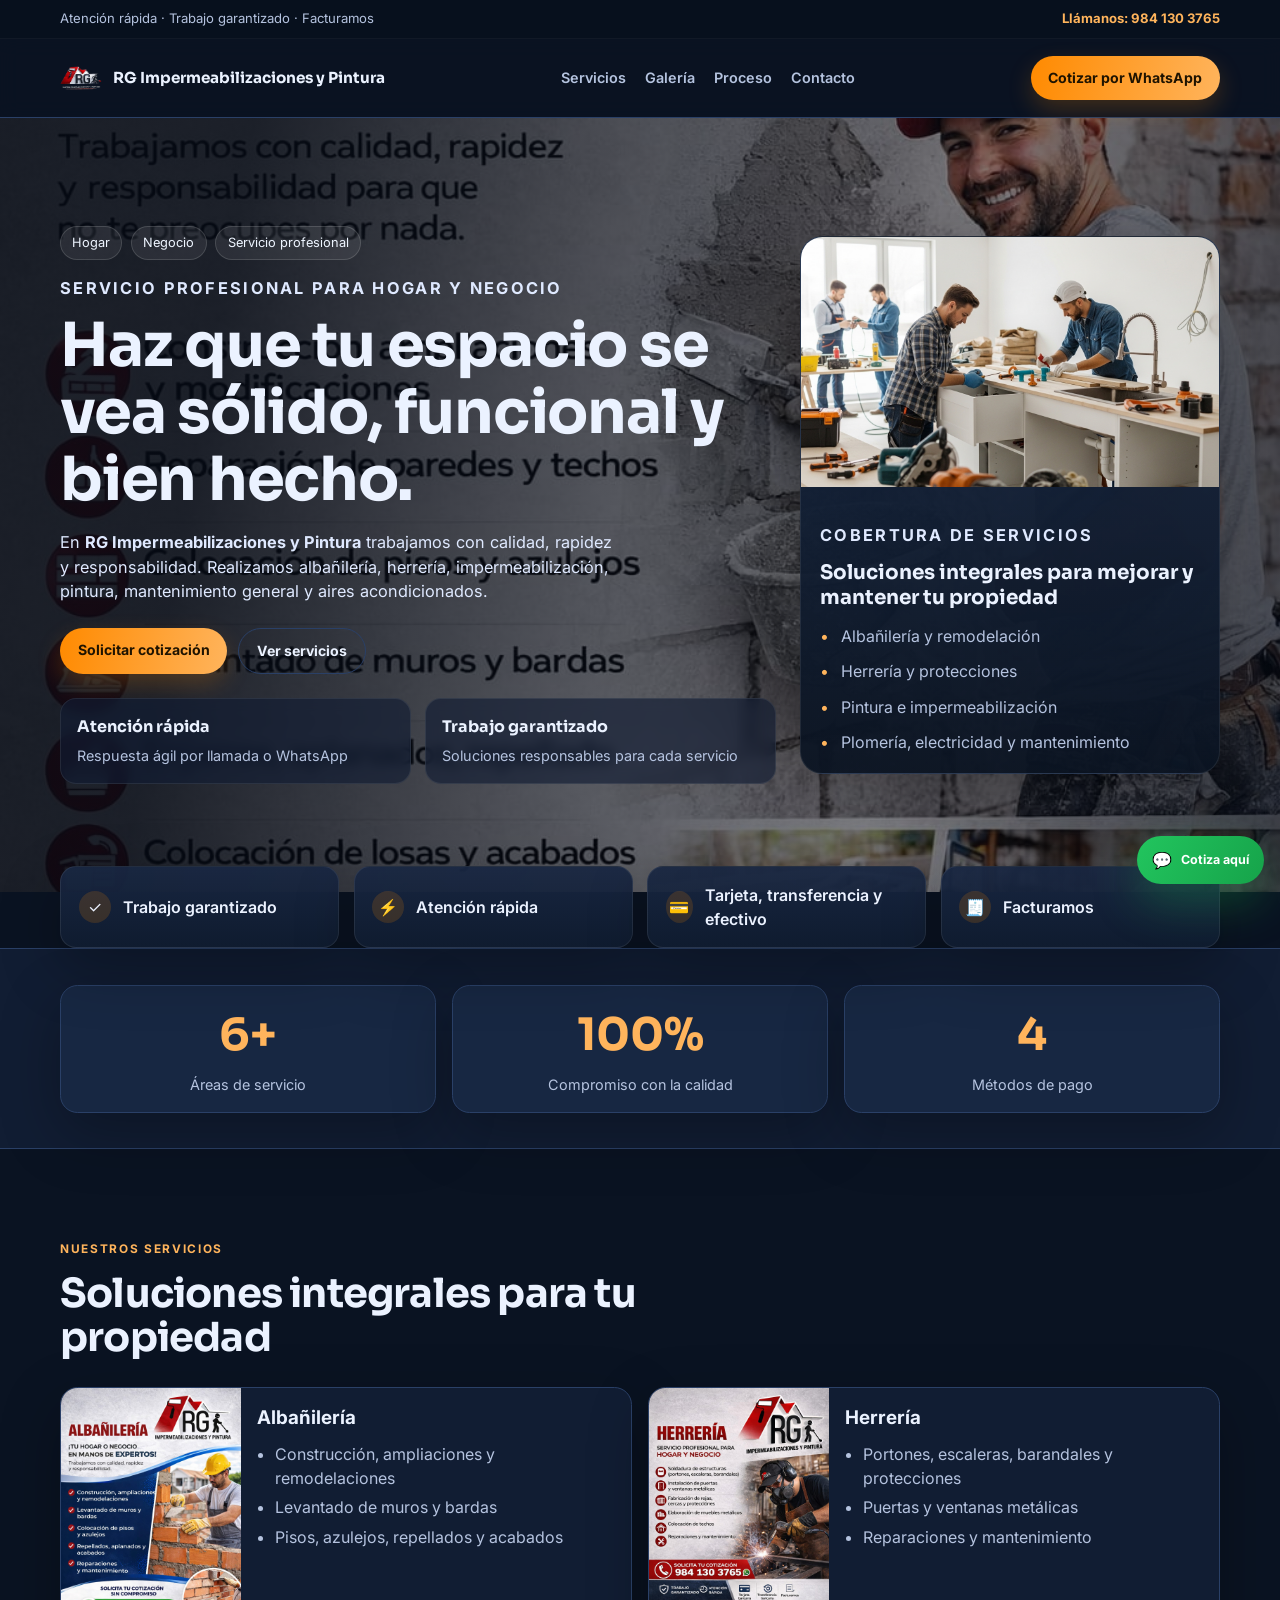
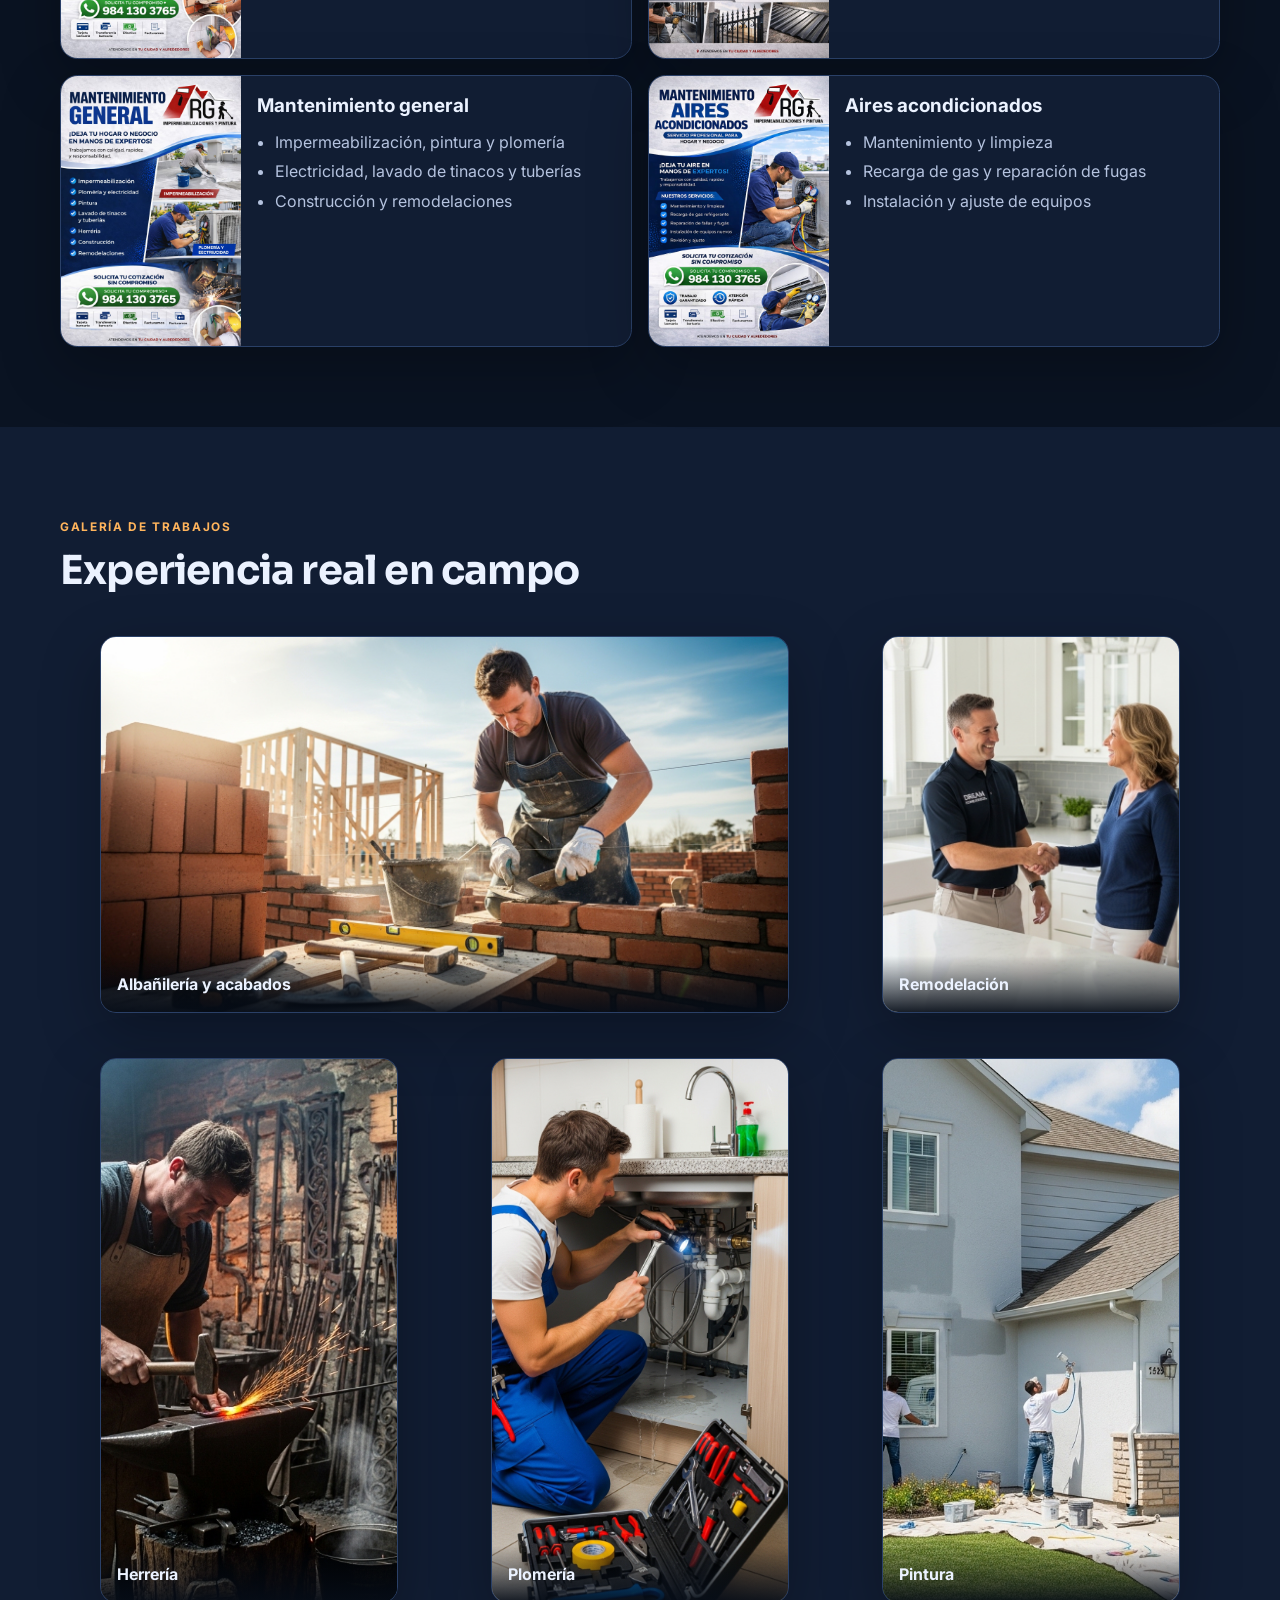
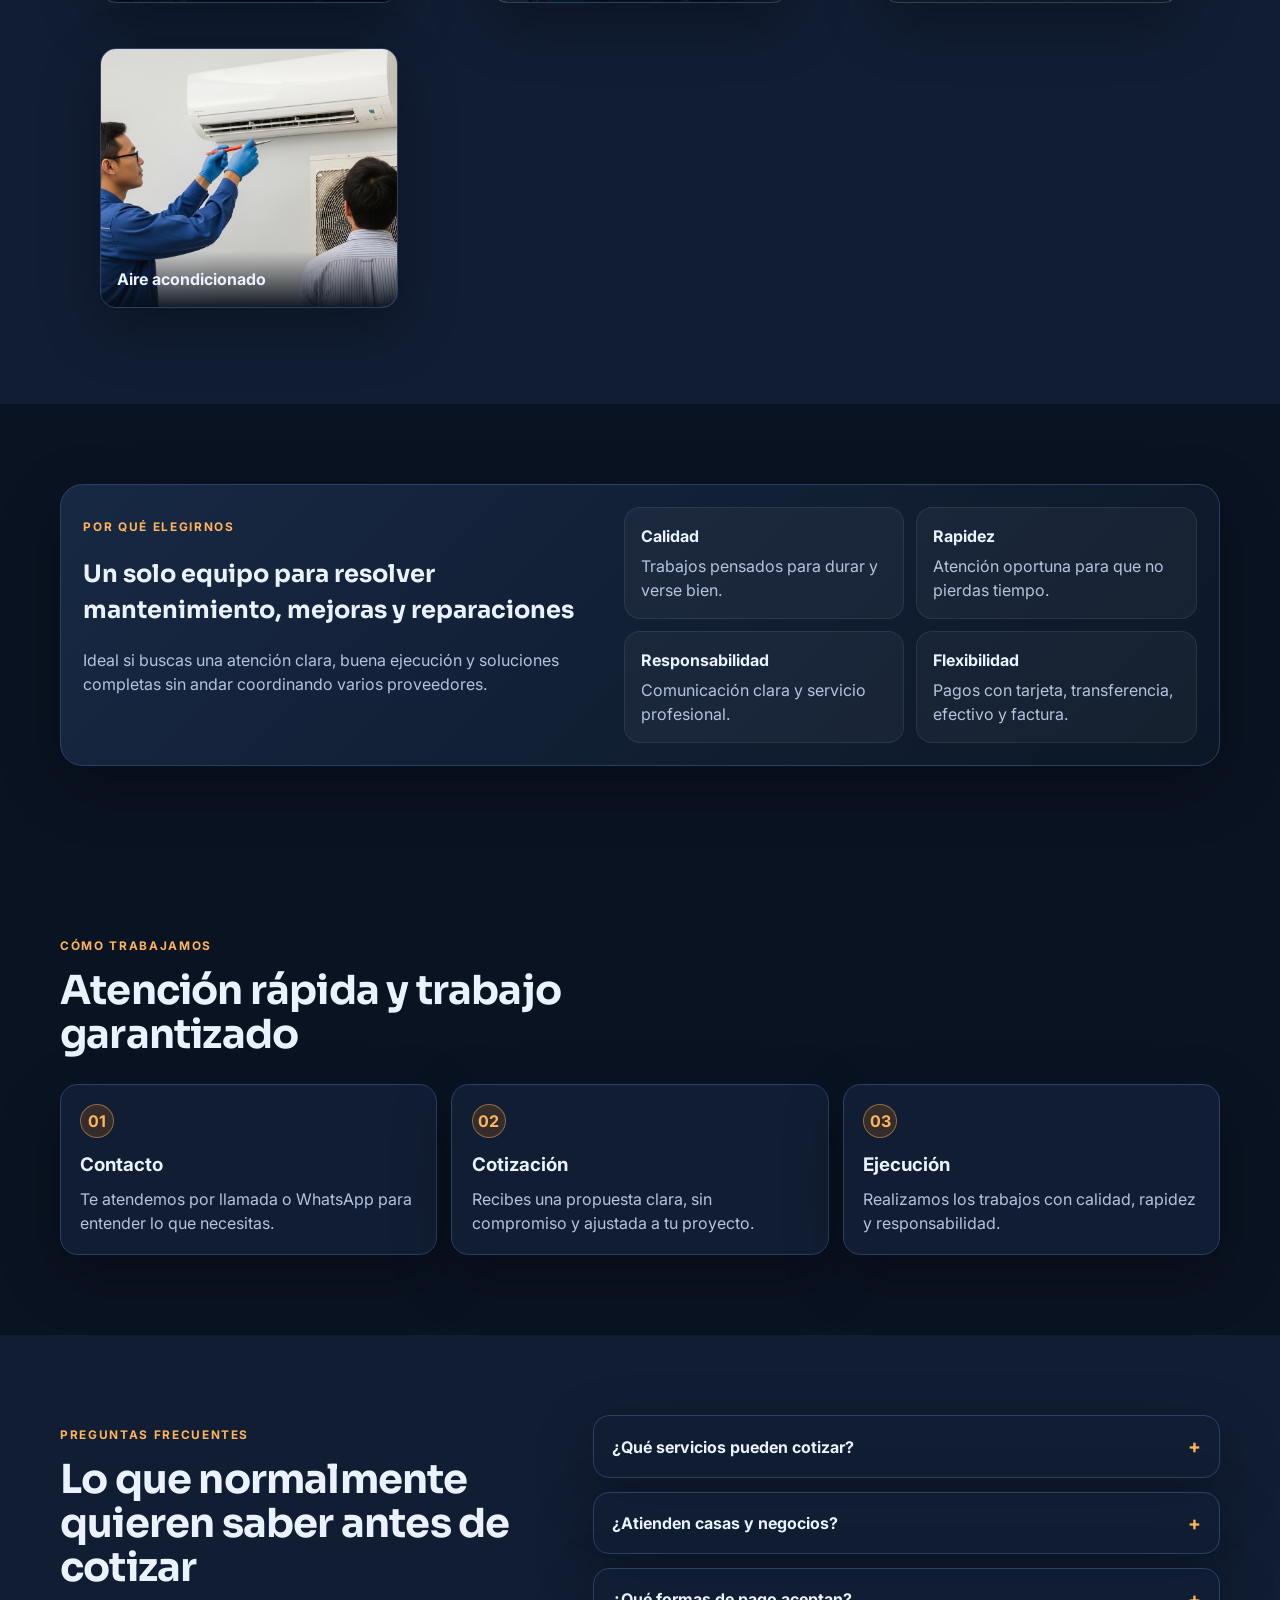
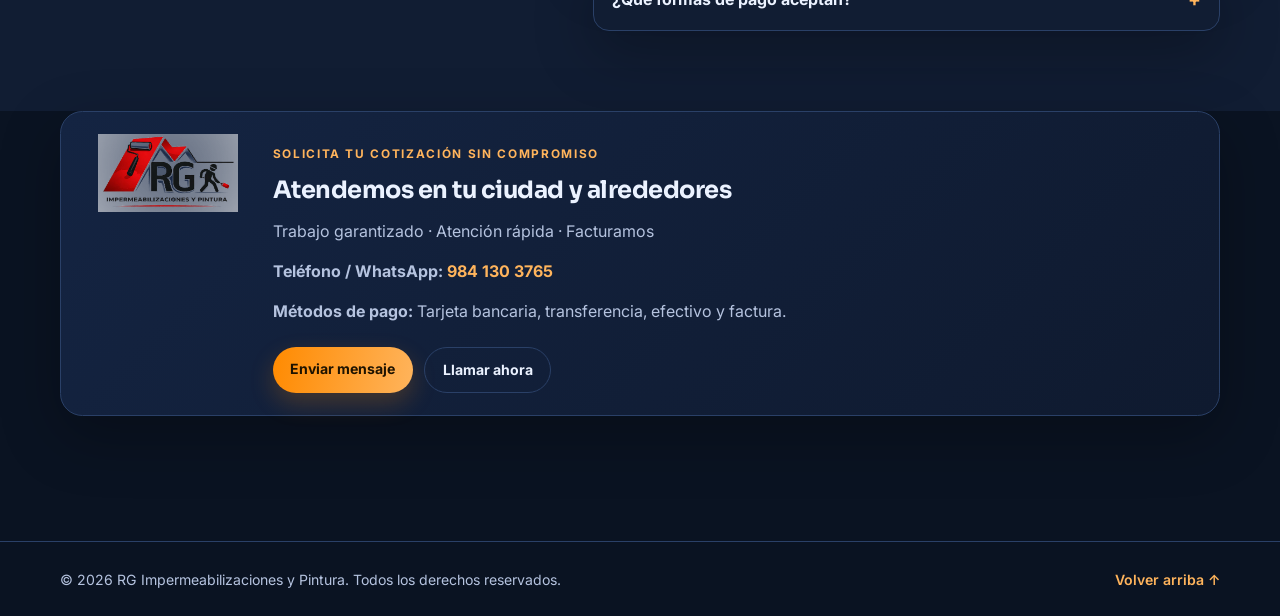
<file: index.html>
<!doctype html>
<html lang="es-MX">

<head>
  <meta charset="UTF-8" />
  <meta name="viewport" content="width=device-width, initial-scale=1.0" />
  <title>RG Impermeabilizaciones y Pintura</title>
  <meta name="description"
    content="RG Impermeabilizaciones y Pintura: albañilería, herrería, mantenimiento general, pintura y servicio de aires acondicionados para hogar y negocio." />
  <link rel="preconnect" href="https://fonts.googleapis.com" />
  <link rel="preconnect" href="https://fonts.gstatic.com" crossorigin />
  <link
    href="https://fonts.googleapis.com/css2?family=Inter:wght@400;500;600;700;800&family=Sora:wght@600;700;800&display=swap"
    rel="stylesheet" />
  <link rel="stylesheet" href="./styles.css" />
</head>

<body>
  <div class="topbar">
    <div class="container topbar-wrap">
      <p>Atención rápida · Trabajo garantizado · Facturamos</p>
      <a href="tel:+529841303765">Llámanos: 984 130 3765</a>
    </div>
  </div>

  <header class="site-header" id="inicio">
    <div class="container nav-wrap">
      <a href="#inicio" class="brand" aria-label="Ir al inicio">
        <img src="./LOGO/logo (1).png" alt="Logo RG Impermeabilizaciones y Pintura" />
        <span>RG Impermeabilizaciones y Pintura</span>
      </a>

      <button class="menu-btn" id="menuBtn" aria-expanded="false" aria-controls="mainNav">Menú</button>

      <nav id="mainNav" class="main-nav">
        <a href="#servicios">Servicios</a>
        <a href="#galeria">Galería</a>
        <a href="#proceso">Proceso</a>
        <a href="#contacto">Contacto</a>
      </nav>

      <a href="https://wa.me/529841303765" target="_blank" rel="noopener noreferrer" class="btn btn-primary">Cotizar
        por WhatsApp</a>
    </div>
  </header>

  <main>
    <section class="hero">
      <img src="./INFO/GENERAL.jpeg" alt="Trabajo profesional de mantenimiento y remodelación" class="hero-bg" />
      <div class="hero-overlay"></div>
      <div class="container hero-layout reveal">
        <div class="hero-content">
          <div class="hero-pill-group">
            <span class="hero-pill">Hogar</span>
            <span class="hero-pill">Negocio</span>
            <span class="hero-pill">Servicio profesional</span>
          </div>
          <p class="eyebrow">Servicio profesional para hogar y negocio</p>
          <h1>Haz que tu espacio se vea sólido, funcional y bien hecho.</h1>
          <p>
            En <strong>RG Impermeabilizaciones y Pintura</strong> trabajamos con calidad, rapidez y responsabilidad.
            Realizamos albañilería, herrería, impermeabilización, pintura, mantenimiento general y aires
            acondicionados.
          </p>
          <div class="hero-actions">
            <a class="btn btn-primary" href="https://wa.me/529841303765" target="_blank"
              rel="noopener noreferrer">Solicitar cotización</a>
            <a class="btn btn-ghost" href="#servicios">Ver servicios</a>
          </div>

          <div class="hero-proof">
            <div>
              <strong>Atención rápida</strong>
              <span>Respuesta ágil por llamada o WhatsApp</span>
            </div>
            <div>
              <strong>Trabajo garantizado</strong>
              <span>Soluciones responsables para cada servicio</span>
            </div>
          </div>
        </div>

        <aside class="hero-card reveal">
          <div class="hero-card-media">
            <img src="./media/remodelacion (5).jpeg" alt="Trabajo de remodelación profesional" />
          </div>
          <div class="hero-card-body">
            <p class="eyebrow">Cobertura de servicios</p>
            <h2>Soluciones integrales para mejorar y mantener tu propiedad</h2>
            <ul class="hero-checklist">
              <li>Albañilería y remodelación</li>
              <li>Herrería y protecciones</li>
              <li>Pintura e impermeabilización</li>
              <li>Plomería, electricidad y mantenimiento</li>
            </ul>
          </div>
        </aside>
      </div>
    </section>

    <section class="trust-strip">
      <div class="container trust-strip-grid reveal">
        <div class="trust-item">
          <span>✓</span>
          <p>Trabajo garantizado</p>
        </div>
        <div class="trust-item">
          <span>⚡</span>
          <p>Atención rápida</p>
        </div>
        <div class="trust-item">
          <span>💳</span>
          <p>Tarjeta, transferencia y efectivo</p>
        </div>
        <div class="trust-item">
          <span>🧾</span>
          <p>Facturamos</p>
        </div>
      </div>
    </section>

    <section class="stats">
      <div class="container stats-grid">
        <article class="stat-card reveal">
          <h2 data-count="6" data-suffix="+">0</h2>
          <p>Áreas de servicio</p>
        </article>
        <article class="stat-card reveal">
          <h2 data-count="100" data-suffix="%">0</h2>
          <p>Compromiso con la calidad</p>
        </article>
        <article class="stat-card reveal">
          <h2 data-count="4" data-suffix="">0</h2>
          <p>Métodos de pago</p>
        </article>
      </div>
    </section>

    <section class="section container" id="servicios">
      <div class="section-head reveal">
        <p class="eyebrow">Nuestros servicios</p>
        <h2>Soluciones integrales para tu propiedad</h2>
      </div>

      <div class="services-grid">
        <article class="service-card reveal">
          <img src="./INFO/ALBAÑILERIA.jpeg" alt="Servicio de albañilería" loading="lazy" />
          <div>
            <h3>Albañilería</h3>
            <ul>
              <li>Construcción, ampliaciones y remodelaciones</li>
              <li>Levantado de muros y bardas</li>
              <li>Pisos, azulejos, repellados y acabados</li>
            </ul>
          </div>
        </article>

        <article class="service-card reveal">
          <img src="./INFO/HERRERIA.jpeg" alt="Servicio de herrería" loading="lazy" />
          <div>
            <h3>Herrería</h3>
            <ul>
              <li>Portones, escaleras, barandales y protecciones</li>
              <li>Puertas y ventanas metálicas</li>
              <li>Reparaciones y mantenimiento</li>
            </ul>
          </div>
        </article>

        <article class="service-card reveal">
          <img src="./INFO/MANTENIMIENTO GENERAL.jpeg" alt="Mantenimiento general" loading="lazy" />
          <div>
            <h3>Mantenimiento general</h3>
            <ul>
              <li>Impermeabilización, pintura y plomería</li>
              <li>Electricidad, lavado de tinacos y tuberías</li>
              <li>Construcción y remodelaciones</li>
            </ul>
          </div>
        </article>

        <article class="service-card reveal">
          <img src="./INFO/AIRE-ACONDICIONADO.jpeg" alt="Mantenimiento de aire acondicionado" loading="lazy" />
          <div>
            <h3>Aires acondicionados</h3>
            <ul>
              <li>Mantenimiento y limpieza</li>
              <li>Recarga de gas y reparación de fugas</li>
              <li>Instalación y ajuste de equipos</li>
            </ul>
          </div>
        </article>
      </div>
    </section>

    <section class="section section-soft" id="galeria">
      <div class="container">
        <div class="section-head reveal">
          <p class="eyebrow">Galería de trabajos</p>
          <h2>Experiencia real en campo</h2>
        </div>

        <div class="gallery-grid">
          <figure class="gallery-card gallery-card--large reveal">
            <img src="./media/albañileria (1).jpeg" alt="Trabajo de albañilería" loading="lazy" />
            <figcaption>Albañilería y acabados</figcaption>
          </figure>
          <figure class="gallery-card reveal">
            <img src="./media/remodelacion (2).jpeg" alt="Trabajo de remodelación" loading="lazy" />
            <figcaption>Remodelación</figcaption>
          </figure>
          <figure class="gallery-card reveal">
            <img src="./media/herreria (1).jpeg" alt="Trabajo de herrería" loading="lazy" />
            <figcaption>Herrería</figcaption>
          </figure>
          <figure class="gallery-card reveal">
            <img src="./media/plomeria (2).jpeg" alt="Trabajo de plomería" loading="lazy" />
            <figcaption>Plomería</figcaption>
          </figure>
          <figure class="gallery-card reveal">
            <img src="./media/pintura (4).jpeg" alt="Trabajo de pintura" loading="lazy" />
            <figcaption>Pintura</figcaption>
          </figure>
          <figure class="gallery-card reveal">
            <img src="./media/aires (3).jpeg" alt="Servicio de aire acondicionado" loading="lazy" />
            <figcaption>Aire acondicionado</figcaption>
          </figure>
        </div>
      </div>
    </section>

    <section class="section container" id="beneficios">
      <div class="premium-panel reveal">
        <div>
          <p class="eyebrow">Por qué elegirnos</p>
          <h2>Un solo equipo para resolver mantenimiento, mejoras y reparaciones</h2>
          <p class="panel-copy">
            Ideal si buscas una atención clara, buena ejecución y soluciones completas sin andar coordinando varios
            proveedores.
          </p>
        </div>

        <div class="benefits-grid">
          <article class="benefit-card">
            <strong>Calidad</strong>
            <p>Trabajos pensados para durar y verse bien.</p>
          </article>
          <article class="benefit-card">
            <strong>Rapidez</strong>
            <p>Atención oportuna para que no pierdas tiempo.</p>
          </article>
          <article class="benefit-card">
            <strong>Responsabilidad</strong>
            <p>Comunicación clara y servicio profesional.</p>
          </article>
          <article class="benefit-card">
            <strong>Flexibilidad</strong>
            <p>Pagos con tarjeta, transferencia, efectivo y factura.</p>
          </article>
        </div>
      </div>
    </section>

    <section class="section container" id="proceso">
      <div class="section-head reveal">
        <p class="eyebrow">Cómo trabajamos</p>
        <h2>Atención rápida y trabajo garantizado</h2>
      </div>

      <div class="steps-grid">
        <article class="step reveal">
          <span>01</span>
          <h3>Contacto</h3>
          <p>Te atendemos por llamada o WhatsApp para entender lo que necesitas.</p>
        </article>
        <article class="step reveal">
          <span>02</span>
          <h3>Cotización</h3>
          <p>Recibes una propuesta clara, sin compromiso y ajustada a tu proyecto.</p>
        </article>
        <article class="step reveal">
          <span>03</span>
          <h3>Ejecución</h3>
          <p>Realizamos los trabajos con calidad, rapidez y responsabilidad.</p>
        </article>
      </div>
    </section>

    <section class="section section-soft" id="faq">
      <div class="container faq-layout">
        <div class="section-head reveal">
          <p class="eyebrow">Preguntas frecuentes</p>
          <h2>Lo que normalmente quieren saber antes de cotizar</h2>
        </div>

        <div class="faq-list">
          <article class="faq-item reveal">
            <button class="faq-question" type="button" aria-expanded="false">
              <span>¿Qué servicios pueden cotizar?</span>
              <span class="faq-icon">+</span>
            </button>
            <div class="faq-answer">
              <p>Albañilería, herrería, impermeabilización, pintura, plomería, electricidad, remodelación y
                mantenimiento de aires acondicionados.</p>
            </div>
          </article>

          <article class="faq-item reveal">
            <button class="faq-question" type="button" aria-expanded="false">
              <span>¿Atienden casas y negocios?</span>
              <span class="faq-icon">+</span>
            </button>
            <div class="faq-answer">
              <p>Sí. El servicio está enfocado tanto a hogar como a negocio, con atención rápida y soluciones según el
                tipo de trabajo.</p>
            </div>
          </article>

          <article class="faq-item reveal">
            <button class="faq-question" type="button" aria-expanded="false">
              <span>¿Qué formas de pago aceptan?</span>
              <span class="faq-icon">+</span>
            </button>
            <div class="faq-answer">
              <p>Aceptamos tarjeta bancaria, transferencia bancaria, efectivo y además facturamos.</p>
            </div>
          </article>
        </div>
      </div>
    </section>

    <section class="section contact" id="contacto">
      <div class="container contact-card reveal">
        <div class="contact-brand">
          <img src="./LOGO/logo (2).png" alt="Logo RG" />
        </div>
        <div>
          <p class="eyebrow">Solicita tu cotización sin compromiso</p>
          <h2>Atendemos en tu ciudad y alrededores</h2>
          <p class="contact-copy">
            Trabajo garantizado · Atención rápida · Facturamos
          </p>

          <div class="contact-list">
            <p><strong>Teléfono / WhatsApp:</strong> <a href="tel:+529841303765">984 130 3765</a></p>
            <p><strong>Métodos de pago:</strong> Tarjeta bancaria, transferencia, efectivo y factura.</p>
          </div>

          <div class="hero-actions">
            <a class="btn btn-primary" href="https://wa.me/529841303765" target="_blank"
              rel="noopener noreferrer">Enviar
              mensaje</a>
            <a class="btn btn-ghost" href="tel:+529841303765">Llamar ahora</a>
          </div>
        </div>
      </div>
    </section>
  </main>

  <footer class="site-footer">
    <div class="container footer-wrap">
      <p>© <span id="year"></span> RG Impermeabilizaciones y Pintura. Todos los derechos reservados.</p>
      <a href="#inicio">Volver arriba ↑</a>
    </div>
  </footer>

  <a class="whatsapp-float" href="https://wa.me/529841303765" target="_blank" rel="noopener noreferrer"
    aria-label="Abrir WhatsApp para cotizar">
    <span>💬</span>
    <small>Cotiza aquí</small>
  </a>

  <script src="./script.js"></script>
</body>

</html>
</file>
<file: styles.css>
:root {
  --bg: #0a1322;
  --surface: #111d33;
  --surface-2: #172742;
  --surface-3: #203557;
  --text: #ebf2ff;
  --muted: #b5c3df;
  --line: #2a4067;
  --primary: #ff8a00;
  --primary-2: #ffb45c;
  --shadow: 0 20px 60px rgba(0, 0, 0, 0.28);
  --radius: 1.1rem;
}

* {
  box-sizing: border-box;
}

html {
  scroll-behavior: smooth;
}

body {
  margin: 0;
  font-family: "Inter", sans-serif;
  background: var(--bg);
  color: var(--text);
  line-height: 1.5;
  overflow-x: hidden;
}

a {
  color: inherit;
  text-decoration: none;
}

.container {
  width: min(1160px, 92vw);
  margin-inline: auto;
}

.topbar {
  background: #07101d;
  border-bottom: 1px solid rgba(255, 255, 255, 0.04);
}

.topbar-wrap {
  min-height: 38px;
  display: flex;
  align-items: center;
  justify-content: space-between;
  gap: 1rem;
  font-size: 0.82rem;
  color: var(--muted);
}

.topbar-wrap p {
  margin: 0;
}

.topbar-wrap a {
  color: var(--primary-2);
  font-weight: 700;
}

.site-header {
  position: sticky;
  top: 0;
  z-index: 50;
  background: rgba(10, 19, 34, 0.9);
  backdrop-filter: blur(10px);
  border-bottom: 1px solid var(--line);
  transition:
    background 0.25s ease,
    box-shadow 0.25s ease;
}

.site-header.is-scrolled {
  background: rgba(10, 19, 34, 0.96);
  box-shadow: 0 10px 40px rgba(0, 0, 0, 0.18);
}

.nav-wrap {
  min-height: 78px;
  display: flex;
  align-items: center;
  justify-content: space-between;
  gap: 1rem;
}

.brand {
  display: flex;
  align-items: center;
  gap: 0.7rem;
  min-width: 0;
}

.brand img {
  width: 42px;
  height: 42px;
  object-fit: contain;
}

.brand span {
  font-weight: 700;
  font-family: "Sora", sans-serif;
  font-size: 0.95rem;
  white-space: nowrap;
  overflow: hidden;
  text-overflow: ellipsis;
}

.main-nav {
  display: flex;
  align-items: center;
  gap: 1.2rem;
}

.main-nav a {
  color: var(--muted);
  font-size: 0.9rem;
  font-weight: 600;
}

.main-nav a:hover {
  color: var(--text);
}

.menu-btn {
  display: none;
  border: 1px solid var(--line);
  background: var(--surface);
  color: var(--text);
  border-radius: 0.7rem;
  padding: 0.5rem 0.8rem;
  font-weight: 600;
}

.btn {
  border-radius: 999px;
  padding: 0.72rem 1.1rem;
  font-weight: 700;
  font-size: 0.88rem;
  transition:
    transform 0.25s ease,
    background 0.25s ease;
}

.btn:hover {
  transform: translateY(-2px);
}

.btn-primary {
  background: linear-gradient(100deg, var(--primary), var(--primary-2));
  color: #1e1300;
  box-shadow: 0 10px 24px rgba(255, 138, 0, 0.22);
}

.btn-ghost {
  border: 1px solid var(--line);
  color: var(--text);
  background: transparent;
}

.hero {
  position: relative;
  min-height: 86svh;
  display: grid;
  align-items: center;
  isolation: isolate;
}

.hero-bg,
.hero-overlay {
  position: absolute;
  inset: 0;
}

.hero-bg {
  width: 100%;
  height: 100%;
  object-fit: cover;
}

.hero-overlay {
  background: linear-gradient(
    100deg,
    rgba(5, 10, 20, 0.9) 18%,
    rgba(5, 10, 20, 0.5) 70%,
    rgba(5, 10, 20, 0.75)
  );
}

.hero-content {
  position: relative;
}

.hero-layout {
  position: relative;
  z-index: 1;
  padding: 5rem 0;
  display: grid;
  grid-template-columns: minmax(0, 1.2fr) minmax(320px, 420px);
  gap: 1.5rem;
  align-items: center;
}

.hero-pill-group {
  display: flex;
  flex-wrap: wrap;
  gap: 0.55rem;
  margin-bottom: 1rem;
}

.hero-pill {
  display: inline-flex;
  align-items: center;
  border: 1px solid rgba(255, 255, 255, 0.14);
  background: rgba(255, 255, 255, 0.07);
  padding: 0.38rem 0.7rem;
  border-radius: 999px;
  font-size: 0.8rem;
  color: #eef5ff;
}

.eyebrow {
  text-transform: uppercase;
  letter-spacing: 0.14em;
  font-size: 0.74rem;
  color: var(--primary-2);
  font-weight: 700;
  margin-bottom: 0.8rem;
}

.hero h1,
.section-head h2,
.contact-card h2 {
  font-family: "Sora", sans-serif;
  line-height: 1.1;
  letter-spacing: -0.02em;
  margin: 0;
}

.hero h1 {
  font-size: clamp(2rem, 6vw, 3.8rem);
  margin-bottom: 1rem;
}

.hero p {
  color: #dfe9ff;
  font-size: 1.02rem;
  max-width: 56ch;
}

.hero-actions {
  margin-top: 1.5rem;
  display: flex;
  flex-wrap: wrap;
  gap: 0.7rem;
}

.hero-proof {
  display: grid;
  grid-template-columns: repeat(2, minmax(0, 1fr));
  gap: 0.9rem;
  margin-top: 1.5rem;
}

.hero-proof div {
  padding: 1rem;
  border-radius: 1rem;
  background: rgba(17, 29, 51, 0.65);
  border: 1px solid rgba(255, 255, 255, 0.08);
  backdrop-filter: blur(6px);
}

.hero-proof strong,
.hero-card-body h2,
.premium-panel h2 {
  font-family: "Sora", sans-serif;
}

.hero-proof strong {
  display: block;
  margin-bottom: 0.25rem;
}

.hero-proof span {
  color: var(--muted);
  font-size: 0.9rem;
}

.hero-card {
  background: linear-gradient(
    180deg,
    rgba(24, 41, 69, 0.95),
    rgba(11, 20, 34, 0.95)
  );
  border: 1px solid rgba(255, 255, 255, 0.08);
  border-radius: 1.4rem;
  overflow: hidden;
  box-shadow: var(--shadow);
}

.hero-card-media {
  height: 250px;
}

.hero-card-media img {
  width: 100%;
  height: 100%;
  object-fit: cover;
}

.hero-card-body {
  padding: 1.2rem;
}

.hero-card-body h2 {
  margin: 0 0 0.9rem;
  font-size: 1.25rem;
  line-height: 1.25;
}

.hero-checklist {
  margin: 0;
  padding: 0;
  list-style: none;
  display: grid;
  gap: 0.7rem;
}

.hero-checklist li {
  color: var(--muted);
  position: relative;
  padding-left: 1.3rem;
}

.hero-checklist li::before {
  content: "•";
  position: absolute;
  left: 0;
  color: var(--primary-2);
}

.trust-strip {
  margin-top: -1.6rem;
  position: relative;
  z-index: 2;
}

.trust-strip-grid {
  display: grid;
  grid-template-columns: repeat(4, minmax(0, 1fr));
  gap: 0.9rem;
}

.trust-item {
  display: flex;
  align-items: center;
  gap: 0.75rem;
  padding: 1rem 1.1rem;
  border: 1px solid rgba(255, 255, 255, 0.08);
  border-radius: 1rem;
  background: linear-gradient(
    180deg,
    rgba(25, 39, 66, 0.94),
    rgba(16, 28, 48, 0.94)
  );
  box-shadow: var(--shadow);
}

.trust-item span {
  width: 2rem;
  height: 2rem;
  display: inline-grid;
  place-items: center;
  border-radius: 50%;
  background: rgba(255, 138, 0, 0.16);
}

.trust-item p {
  margin: 0;
  font-weight: 600;
}

.stats {
  padding: 2.2rem 0;
  border-top: 1px solid var(--line);
  border-bottom: 1px solid var(--line);
  background: var(--surface);
}

.stats-grid {
  display: grid;
  grid-template-columns: repeat(3, 1fr);
  gap: 1rem;
}

.stat-card {
  background: var(--surface-2);
  border: 1px solid var(--line);
  border-radius: var(--radius);
  padding: 1rem;
  text-align: center;
  box-shadow: var(--shadow);
}

.stat-card h2 {
  margin: 0;
  font-family: "Sora", sans-serif;
  font-size: clamp(1.8rem, 4vw, 2.8rem);
  color: var(--primary-2);
}

.stat-card p {
  margin: 0.35rem 0 0;
  color: var(--muted);
  font-size: 0.9rem;
}

.section {
  padding: 5rem 0;
}

.section-soft {
  background: var(--surface);
}

.section-head {
  margin-bottom: 1.7rem;
}

.section-head h2 {
  font-size: clamp(1.6rem, 4vw, 2.5rem);
  max-width: 22ch;
}

.services-grid {
  display: grid;
  grid-template-columns: repeat(2, minmax(0, 1fr));
  gap: 1rem;
}

.service-card {
  display: grid;
  grid-template-columns: 180px 1fr;
  gap: 1rem;
  background: var(--surface);
  border-radius: var(--radius);
  overflow: hidden;
  border: 1px solid var(--line);
  box-shadow: var(--shadow);
  transition:
    transform 0.25s ease,
    border-color 0.25s ease;
}

.service-card:hover {
  transform: translateY(-4px);
  border-color: rgba(255, 180, 92, 0.5);
}

.service-card img {
  width: 100%;
  height: 100%;
  min-height: 190px;
  object-fit: cover;
}

.service-card div {
  padding: 1rem 1rem 1rem 0;
}

.service-card h3 {
  margin: 0 0 0.6rem;
  font-size: 1.18rem;
}

.service-card ul {
  margin: 0;
  padding-left: 1.1rem;
  color: var(--muted);
}

.service-card li + li {
  margin-top: 0.35rem;
}

.gallery-grid {
  display: grid;
  grid-template-columns: repeat(3, minmax(0, 1fr));
  gap: 0.8rem;
}

.gallery-card {
  position: relative;
  overflow: hidden;
  border-radius: 1rem;
  border: 1px solid var(--line);
  min-height: 260px;
  box-shadow: var(--shadow);
}

.gallery-card--large {
  grid-column: span 2;
}

.gallery-card img {
  width: 100%;
  height: 100%;
  object-fit: cover;
  display: block;
  transition: transform 0.45s ease;
}

.gallery-card:hover img {
  transform: scale(1.05);
}

.gallery-card figcaption {
  position: absolute;
  left: 0;
  right: 0;
  bottom: 0;
  padding: 1rem;
  background: linear-gradient(180deg, transparent, rgba(6, 13, 24, 0.92));
  font-weight: 700;
}

.premium-panel {
  display: grid;
  grid-template-columns: minmax(0, 1fr) minmax(0, 1.1fr);
  gap: 1.2rem;
  padding: 1.4rem;
  border-radius: 1.4rem;
  border: 1px solid var(--line);
  background: linear-gradient(
    135deg,
    rgba(24, 41, 69, 0.96),
    rgba(13, 23, 39, 0.96)
  );
  box-shadow: var(--shadow);
}

.panel-copy {
  color: var(--muted);
  max-width: 56ch;
}

.benefits-grid {
  display: grid;
  grid-template-columns: repeat(2, minmax(0, 1fr));
  gap: 0.8rem;
}

.benefit-card {
  padding: 1rem;
  border-radius: 1rem;
  background: rgba(255, 255, 255, 0.04);
  border: 1px solid rgba(255, 255, 255, 0.08);
}

.benefit-card strong {
  display: block;
  margin-bottom: 0.35rem;
}

.benefit-card p {
  margin: 0;
  color: var(--muted);
}

.steps-grid {
  display: grid;
  grid-template-columns: repeat(3, minmax(0, 1fr));
  gap: 0.9rem;
}

.step {
  background: var(--surface);
  border: 1px solid var(--line);
  border-radius: var(--radius);
  padding: 1.2rem;
  box-shadow: var(--shadow);
}

.step span {
  display: inline-flex;
  width: 34px;
  height: 34px;
  align-items: center;
  justify-content: center;
  border-radius: 50%;
  background: rgba(255, 138, 0, 0.15);
  border: 1px solid rgba(255, 180, 92, 0.45);
  color: var(--primary-2);
  font-weight: 700;
  margin-bottom: 0.8rem;
}

.step h3 {
  margin: 0 0 0.5rem;
}

.step p {
  margin: 0;
  color: var(--muted);
}

.faq-layout {
  display: grid;
  grid-template-columns: minmax(0, 0.9fr) minmax(0, 1.1fr);
  gap: 1.3rem;
  align-items: start;
}

.faq-list {
  display: grid;
  gap: 0.85rem;
}

.faq-item {
  border: 1px solid var(--line);
  border-radius: 1rem;
  background: rgba(17, 29, 51, 0.9);
  overflow: hidden;
  box-shadow: var(--shadow);
}

.faq-question {
  width: 100%;
  background: transparent;
  border: 0;
  color: var(--text);
  display: flex;
  justify-content: space-between;
  align-items: center;
  gap: 1rem;
  padding: 1rem 1.1rem;
  font: inherit;
  font-weight: 700;
  text-align: left;
  cursor: pointer;
}

.faq-icon {
  font-size: 1.2rem;
  color: var(--primary-2);
  transition: transform 0.25s ease;
}

.faq-item.is-open .faq-icon {
  transform: rotate(45deg);
}

.faq-answer {
  display: grid;
  grid-template-rows: 0fr;
  transition: grid-template-rows 0.25s ease;
}

.faq-answer > p {
  overflow: hidden;
  margin: 0;
  color: var(--muted);
  padding: 0 1.1rem;
}

.faq-item.is-open .faq-answer {
  grid-template-rows: 1fr;
}

.faq-item.is-open .faq-answer > p {
  padding-bottom: 1rem;
}

.contact {
  padding-top: 0;
}

.contact-card {
  border: 1px solid var(--line);
  border-radius: 1.4rem;
  padding: 1.4rem;
  display: grid;
  grid-template-columns: minmax(120px, 170px) 1fr;
  gap: 1.2rem;
  background: linear-gradient(135deg, #142442, #0f1a2f);
  box-shadow: var(--shadow);
}

.contact-brand {
  display: grid;
  place-items: start center;
}

.contact-brand img {
  width: 100%;
  max-width: 140px;
  object-fit: contain;
}

.contact-copy,
.contact-list p {
  color: var(--muted);
}

.contact-list a {
  color: var(--primary-2);
  font-weight: 700;
}

.site-footer {
  border-top: 1px solid var(--line);
  margin-top: 2.8rem;
}

.footer-wrap {
  min-height: 74px;
  display: flex;
  align-items: center;
  justify-content: space-between;
  gap: 1rem;
  font-size: 0.88rem;
  color: var(--muted);
}

.footer-wrap a {
  color: var(--primary-2);
  font-weight: 600;
}

.whatsapp-float {
  position: fixed;
  right: 1rem;
  bottom: 1rem;
  z-index: 60;
  display: inline-flex;
  align-items: center;
  gap: 0.55rem;
  padding: 0.75rem 0.95rem;
  background: linear-gradient(120deg, #22c55e, #16a34a);
  color: white;
  border-radius: 999px;
  box-shadow: 0 18px 45px rgba(22, 163, 74, 0.35);
  font-weight: 700;
}

.whatsapp-float small {
  font-size: 0.78rem;
}

.reveal {
  opacity: 0;
  transform: translateY(22px);
  transition:
    opacity 0.6s ease,
    transform 0.6s ease;
}

.reveal.show {
  opacity: 1;
  transform: translateY(0);
}

@media (max-width: 1024px) {
  .main-nav {
    gap: 0.8rem;
  }

  .hero-layout,
  .faq-layout,
  .premium-panel {
    grid-template-columns: 1fr;
  }

  .trust-strip-grid {
    grid-template-columns: repeat(2, minmax(0, 1fr));
  }

  .services-grid,
  .gallery-grid,
  .steps-grid {
    grid-template-columns: repeat(2, minmax(0, 1fr));
  }
}

@media (max-width: 760px) {
  .topbar {
    display: none;
  }

  .menu-btn {
    display: inline-flex;
  }

  .main-nav {
    display: none;
    position: absolute;
    top: calc(100% + 1px);
    left: 0;
    right: 0;
    padding: 0.9rem 1rem;
    background: var(--surface);
    border-bottom: 1px solid var(--line);
    flex-direction: column;
    align-items: flex-start;
  }

  .main-nav.is-open {
    display: flex;
  }

  .nav-wrap > .btn {
    display: none;
  }

  .stats-grid,
  .services-grid,
  .gallery-grid,
  .steps-grid,
  .contact-card {
    grid-template-columns: 1fr;
  }

  .trust-strip {
    margin-top: 0;
    padding-top: 1rem;
  }

  .trust-strip-grid,
  .hero-proof,
  .benefits-grid {
    grid-template-columns: 1fr;
  }

  .gallery-card--large {
    grid-column: span 1;
  }

  .service-card {
    grid-template-columns: 1fr;
  }

  .service-card div {
    padding: 0 1rem 1rem;
  }

  .hero-layout {
    padding: 5.2rem 0 4.2rem;
  }

  .hero-card-media {
    height: 210px;
  }

  .footer-wrap {
    flex-direction: column;
    justify-content: center;
    text-align: center;
    padding: 0.8rem 0;
  }

  .whatsapp-float {
    right: 0.75rem;
    bottom: 0.75rem;
    padding: 0.75rem;
  }

  .whatsapp-float small {
    display: none;
  }
}
</file>
